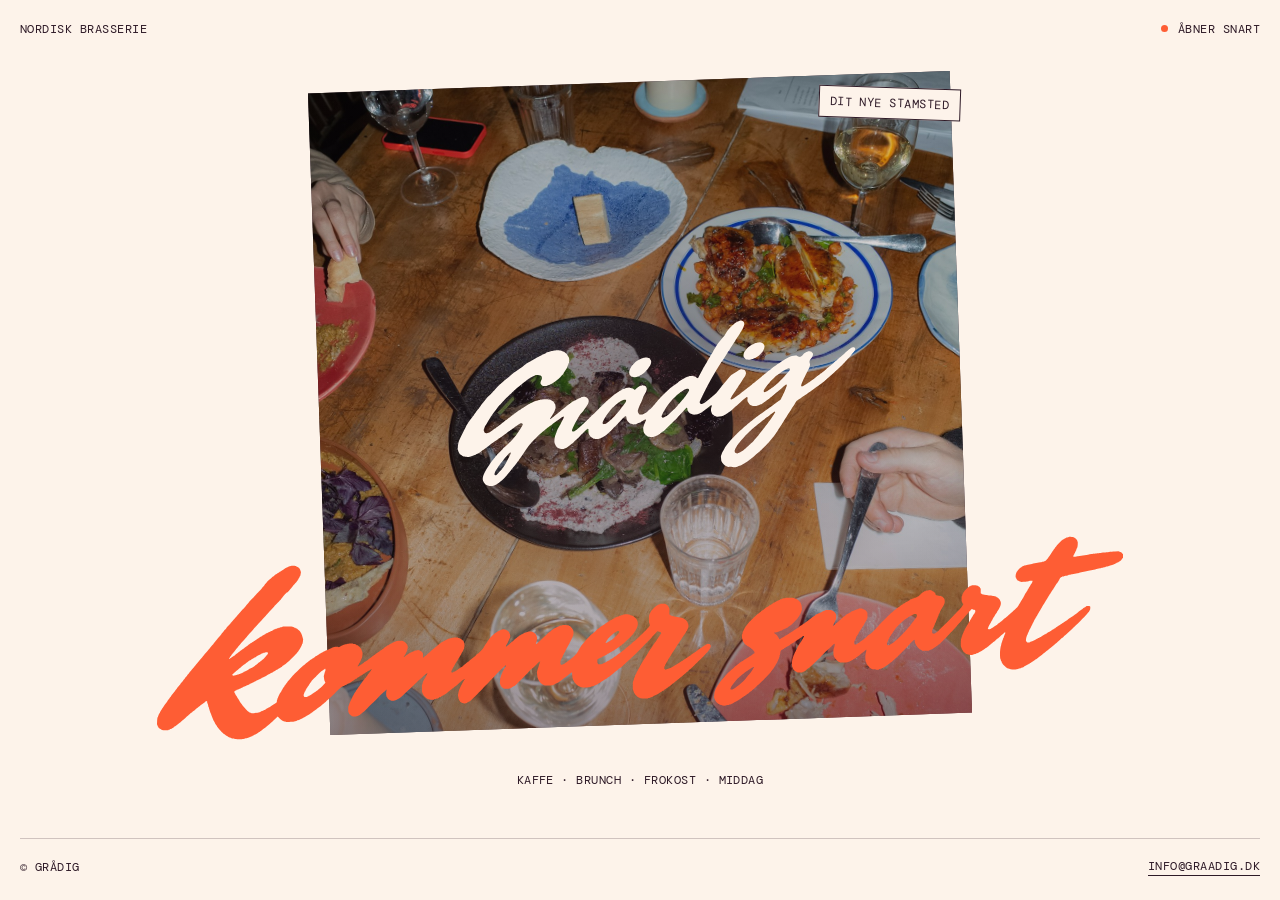
<file: index.html>
<!doctype html>
<html lang="da">
<head>
  <meta charset="utf-8">
  <meta name="viewport" content="width=device-width, initial-scale=1">
  <title>Grådig — Kommer snart</title>
  <meta name="description" content="Grådig — nordisk brasserie. Kaffe, brunch, frokost og middag. Vi åbner snart.">
  <meta name="robots" content="noindex, nofollow">
  <meta name="theme-color" content="#fdf3ea">
  <link rel="icon" href="/favicon.ico" sizes="32x32">
  <link rel="icon" href="/favicon.svg?v=4" type="image/svg+xml">
  <link rel="apple-touch-icon" href="/apple-touch-icon.png?v=4">
  <link rel="manifest" href="/site.webmanifest">
  <meta property="og:type" content="website">
  <meta property="og:locale" content="da_DK">
  <meta property="og:title" content="Grådig — Kommer snart">
  <meta property="og:description" content="Dit nye stamsted. Nordisk brasserie — vi åbner snart.">
  <link rel="preconnect" href="https://fonts.googleapis.com">
  <link rel="preconnect" href="https://fonts.gstatic.com" crossorigin>
  <link href="https://fonts.googleapis.com/css2?family=DM+Mono:wght@400;500&display=swap" rel="stylesheet">
  <link rel="preload" as="image" href="/img/bord-flash.jpg?v=2">
  <style>
    :root {
      --persimmon: #fe5d34;
      --plum: #533146;
      --plum-deep: #2e1a27;
      --caramel: #f4ba95;
      --paper: #fdf3ea;
      --mono: "DM Mono", ui-monospace, "SF Mono", Menlo, monospace;
      --ease: cubic-bezier(.2, .7, .2, 1);
    }
    *, *::before, *::after { box-sizing: border-box; }
    html, body { margin: 0; }
    html { overflow-x: clip; }
    body {
      min-height: 100svh;
      display: flex; flex-direction: column;
      background: var(--paper);
      color: var(--plum-deep);
      font: 400 12px/1.5 var(--mono);
      letter-spacing: .04em;
      text-transform: uppercase;
      -webkit-font-smoothing: antialiased;
      overflow-x: clip;
    }
    a { color: inherit; text-decoration: none; }
    :focus-visible { outline: 2px solid var(--persimmon); outline-offset: 3px; }
    .sr { position: absolute; width: 1px; height: 1px; overflow: hidden; clip-path: inset(50%); white-space: nowrap; }

    /* Lettering, recoloured via mask */
    .mark {
      display: block;
      background: currentColor;
      -webkit-mask: var(--src) center / contain no-repeat;
      mask: var(--src) center / contain no-repeat;
    }

    .top, .foot {
      width: min(100% - 32px, 1240px);
      margin-inline: auto;
      display: flex; flex-wrap: wrap; gap: 8px 24px;
      align-items: center; justify-content: space-between;
    }
    .top { padding: 20px 0; }
    .foot {
      padding: 18px 0 24px;
      border-top: 1px solid color-mix(in srgb, var(--plum-deep) 22%, transparent);
    }
    .foot a { border-bottom: 1px solid currentColor; }
    .foot a:hover { color: var(--persimmon); }
    .dot { display: inline-block; width: 7px; height: 7px; border-radius: 50%; background: var(--persimmon); margin-right: 10px; vertical-align: 1px; }

    .poster {
      flex: 1;
      width: min(100% - 32px, 1240px);
      margin: 0 auto;
      padding: clamp(8px, 2vw, 24px) 0 clamp(32px, 4vw, 48px);
      display: grid;
      justify-items: center;
      position: relative;
    }

    .snap {
      position: relative; z-index: 1;
      margin: 0;
      width: min(90vw, 700px, calc(100svh - 258px));
      min-width: 260px;
      aspect-ratio: 1 / 1;
      background: var(--plum-deep);
      rotate: -2deg;
    }
    @media (max-width: 600px) { .snap { aspect-ratio: 4 / 5; } }
    .snap img { width: 100%; height: 100%; object-fit: cover; object-position: 50% 40%; display: block; }
    .snap::after {
      content: ""; position: absolute; inset: 0;
      /* darken the centre for the logo and the bottom where "kommer snart" overlaps */
      background:
        linear-gradient(180deg, rgba(46, 26, 39, 0) 60%, rgba(46, 26, 39, .22) 82%, rgba(46, 26, 39, .38) 100%),
        radial-gradient(70% 45% at 50% 50%, rgba(46, 26, 39, .5), rgba(46, 26, 39, .12) 75%);
    }
    .brand {
      --src: url(/img/logo-script.svg?v=3);
      position: absolute; z-index: 1;
      left: 50%; top: 50%;
      width: 64%;
      aspect-ratio: 1664 / 608;
      translate: -45.9% -50%; /* optical centre: the letters sit 4.1% left of the box centre */
      rotate: -4deg;
      color: var(--paper);
    }
    .snap figcaption {
      position: absolute; z-index: 1; top: 14px; right: -10px;
      background: var(--paper);
      padding: 6px 10px;
      rotate: 4deg;
      border: 1px solid var(--plum-deep);
    }

    .soon-wrap {
      position: relative; z-index: 2;
      margin-top: calc(min(96vw, 980px) * -.2);
    }
    .soon {
      --src: url(/img/kommer-snart.svg?v=3);
      width: min(96vw, 980px);
      aspect-ratio: 1794 / 398;
      color: var(--persimmon);
    }

    .tag { margin: clamp(16px, 2vw, 24px) 0 0; text-align: center; }

    @media (prefers-reduced-motion: no-preference) {
      .snap, .soon-wrap, .tag { animation: rise .9s var(--ease) both; }
      .brand { animation: pop 1s var(--ease) .35s both; }
      @keyframes pop { from { opacity: 0; scale: .92; } }
      .soon-wrap { animation-delay: .2s; }
      .soon { animation: write 1.4s var(--ease) .2s both; }
      .tag { animation-delay: .35s; }
      @keyframes rise { from { opacity: 0; translate: 0 24px; } }
      @keyframes write { from { clip-path: inset(0 100% 0 0); } to { clip-path: inset(0 0 0 0); } }
    }
  </style>
</head>
<body>
  <header class="top">
    <span>Nordisk brasserie</span>
    <span><i class="dot" aria-hidden="true"></i>Åbner snart</span>
  </header>

  <main class="poster">
    <h1 class="sr">Grådig — kommer snart</h1>
    <figure class="snap">
      <!-- Foto: Andrew Amelianovich, Unsplash (Unsplash License) — unsplash.com/photos/DRTqdLhJe9E -->
      <img src="/img/bord-flash.jpg?v=2" alt="Træbord med retter, vin og stearinlys fotograferet med flash" width="1400" height="1867">
      <span class="brand mark" aria-hidden="true"></span>
      <figcaption>Dit nye stamsted</figcaption>
    </figure>
    <div class="soon-wrap" aria-hidden="true"><span class="soon mark"></span></div>
    <p class="tag">Kaffe · Brunch · Frokost · Middag</p>
  </main>

  <footer class="foot">
    <span>© Grådig</span>
    <a href="mailto:info@graadig.dk">info@graadig.dk</a>
  </footer>
</body>
</html>
</file>
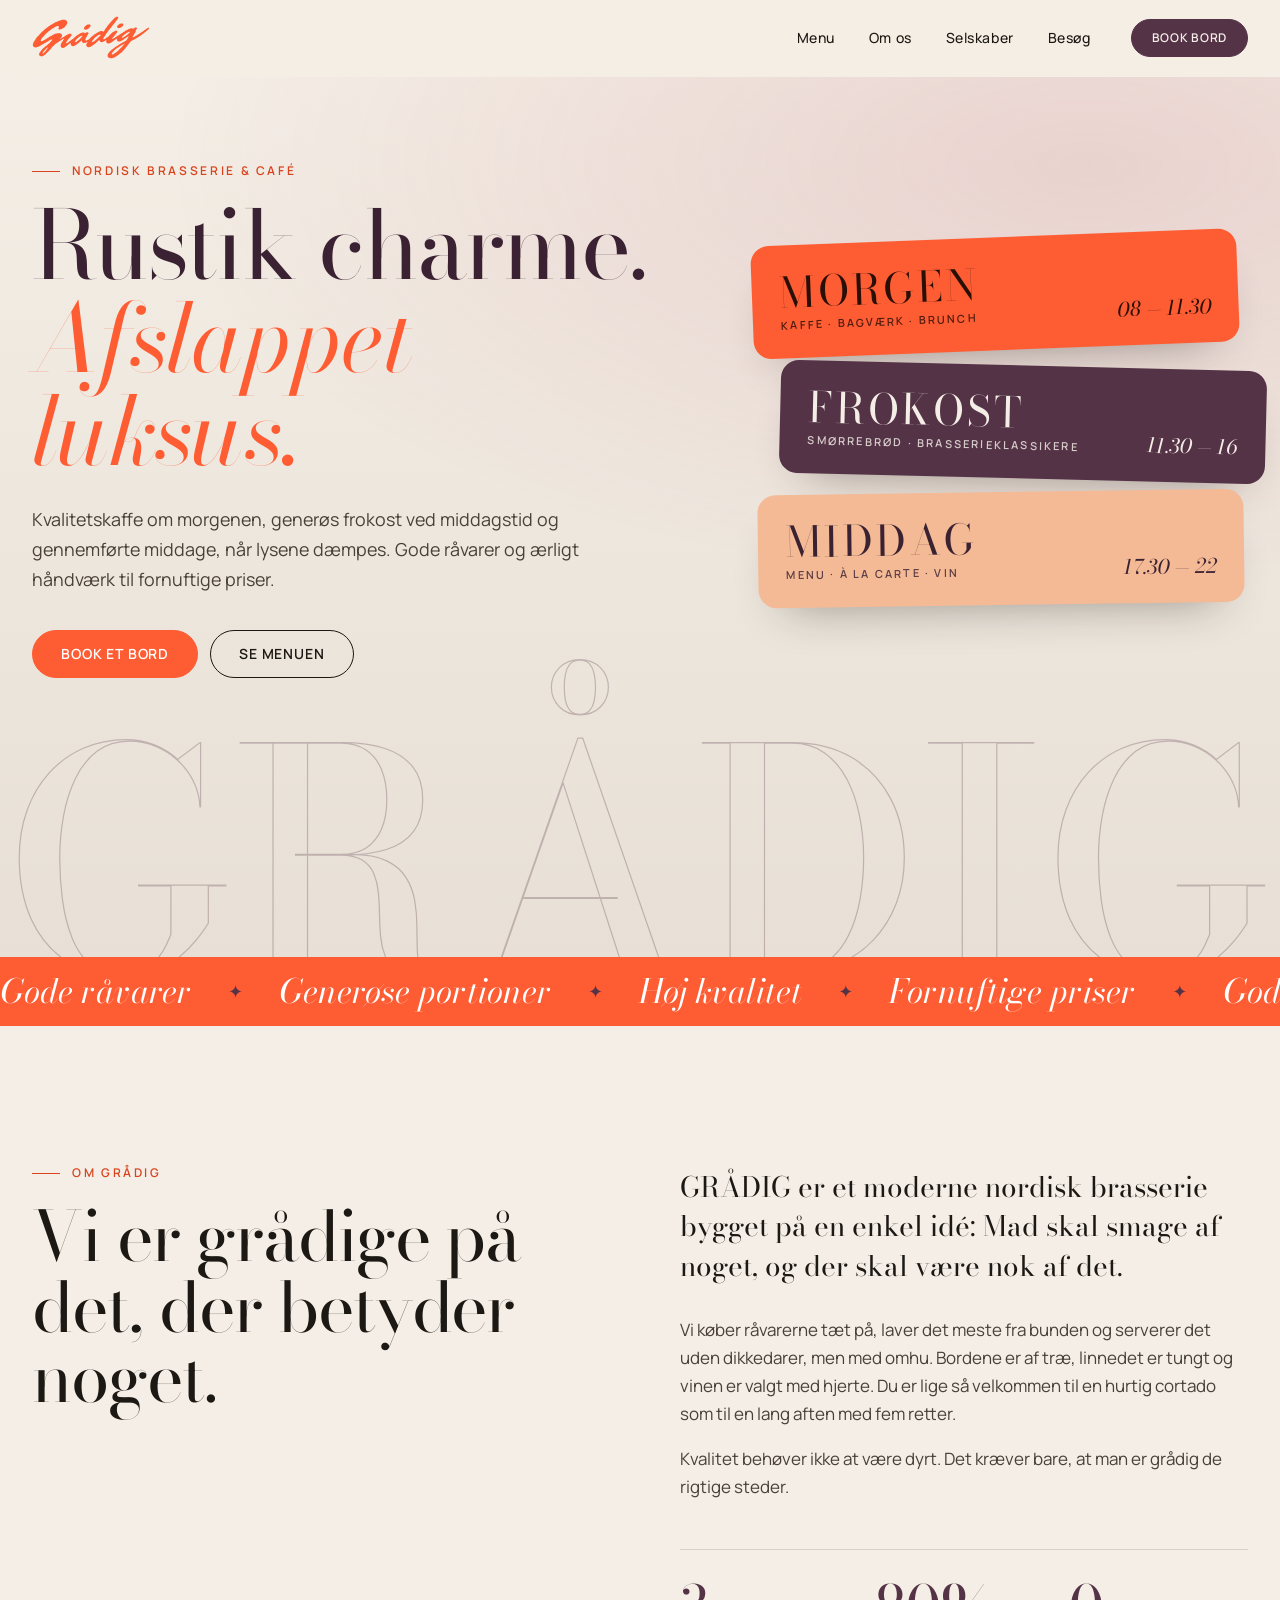
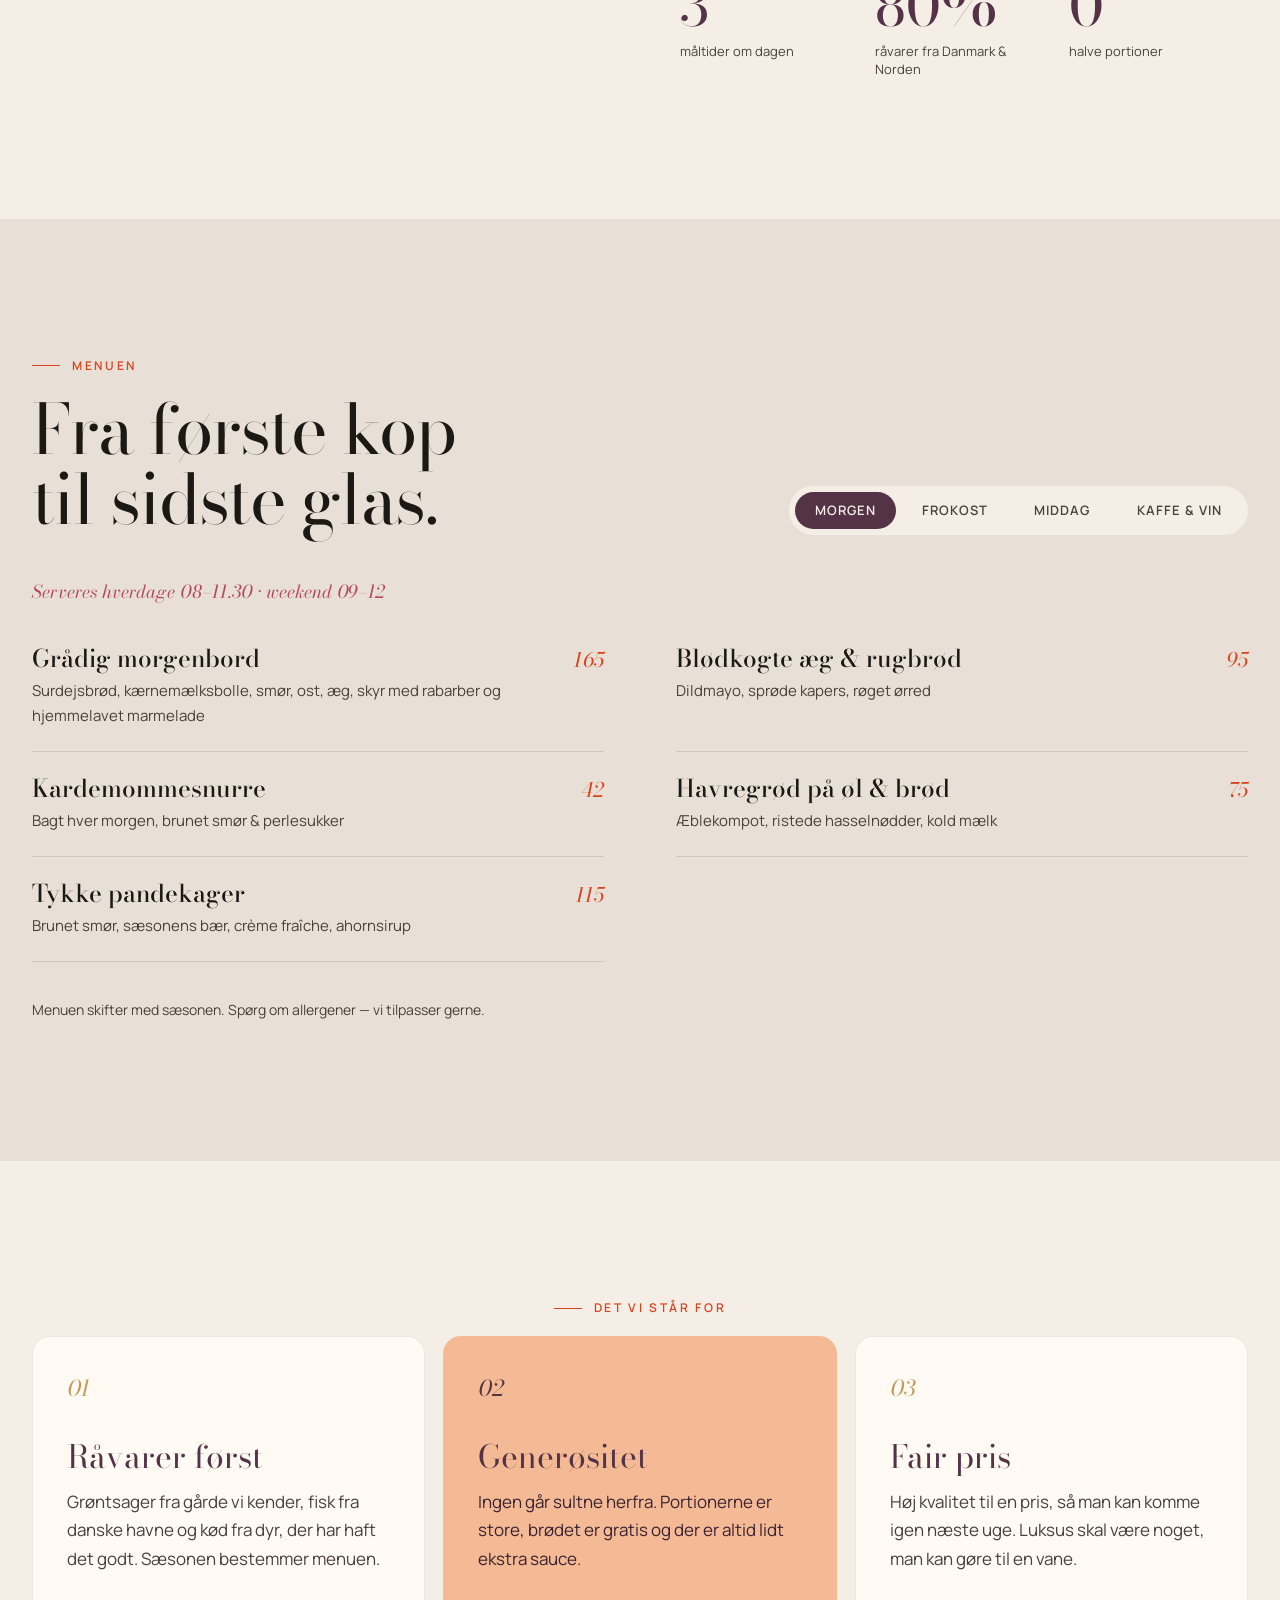
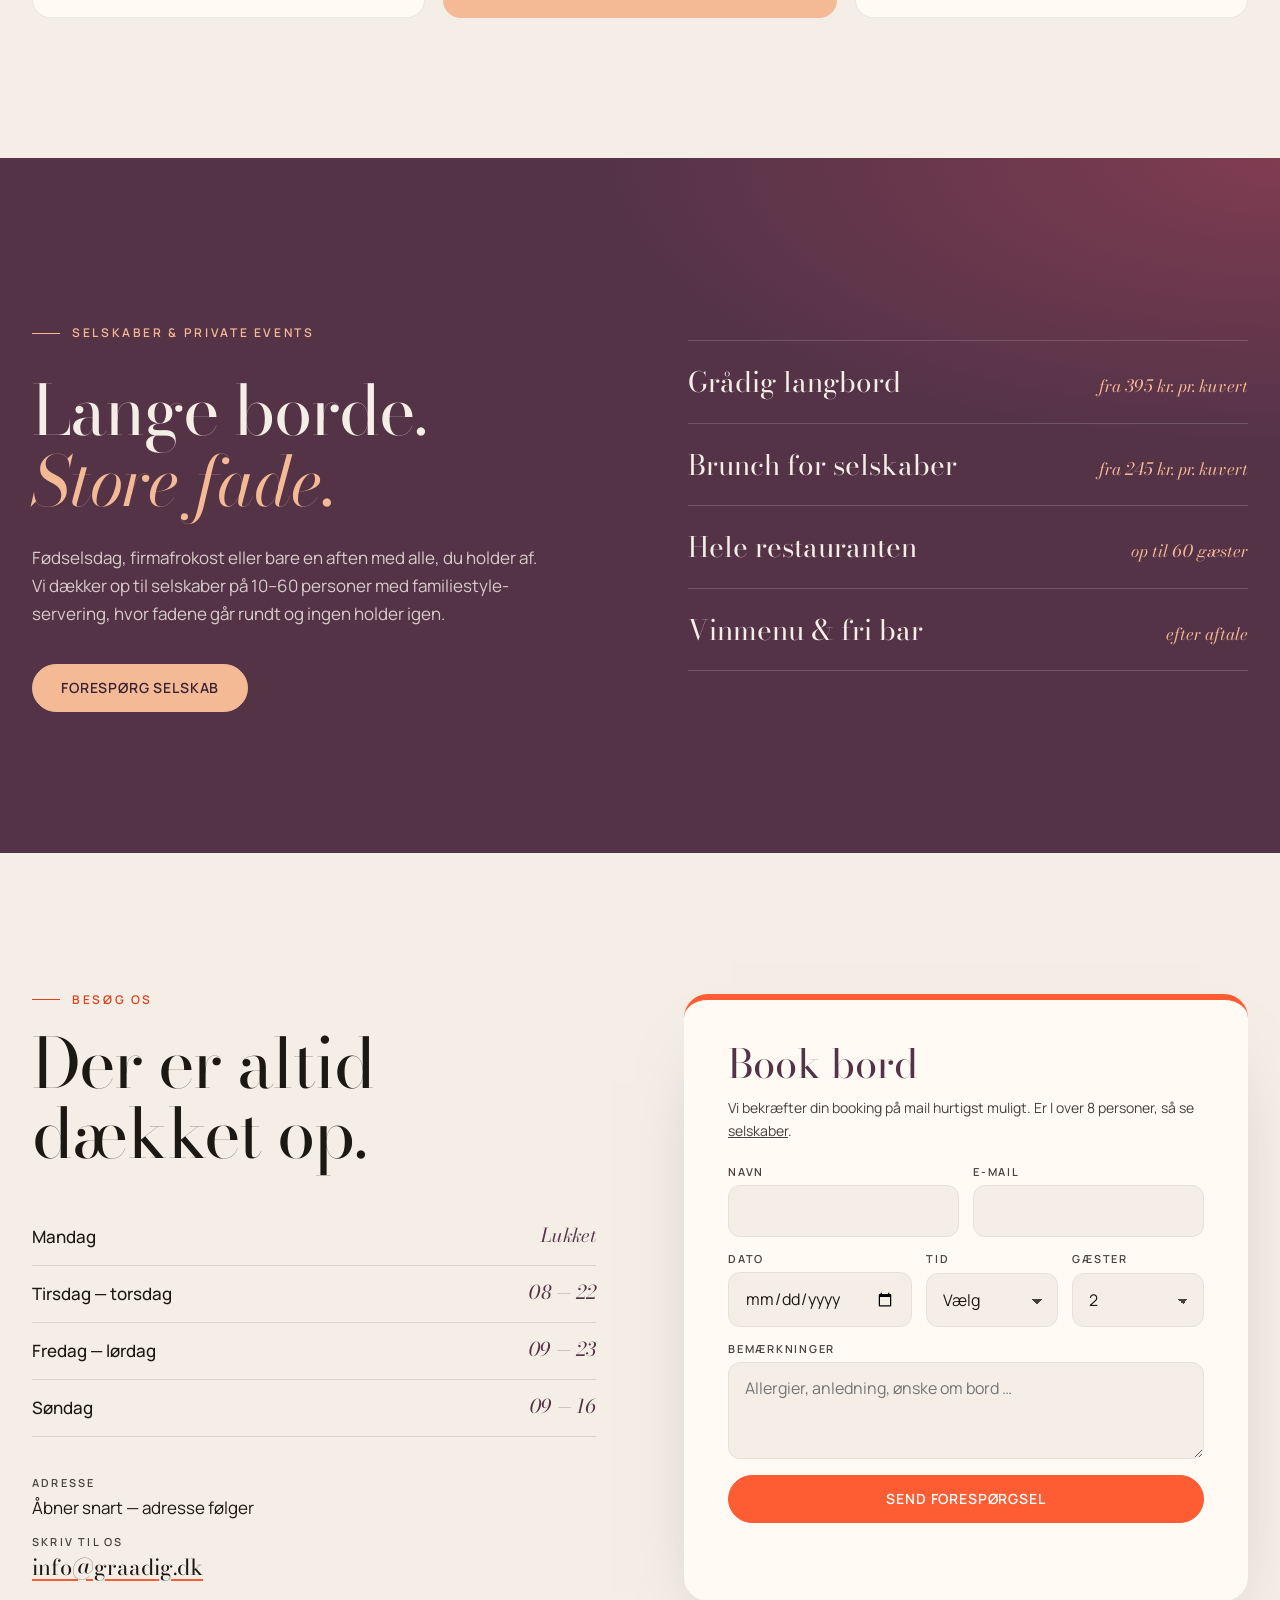
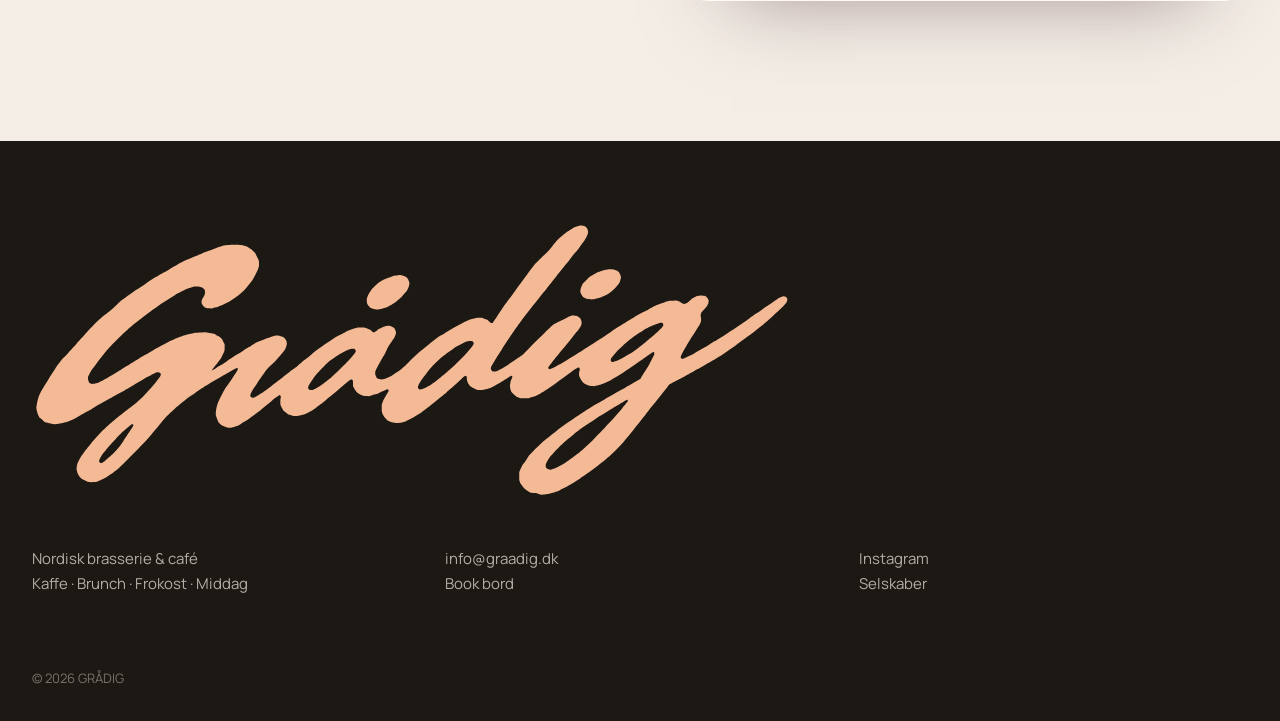
<file: preview/index.html>
<!doctype html>
<html lang="da">
<head>
  <meta charset="utf-8">
  <meta name="viewport" content="width=device-width, initial-scale=1">
  <title>GRÅDIG — Nordisk brasserie · Kaffe, frokost & middag</title>
  <meta name="description" content="GRÅDIG er et moderne nordisk brasserie, hvor rustik charme møder afslappet luksus. Kvalitetskaffe, brunch, frokost og gennemførte middage — generøst, ærligt og til fornuftige priser.">
  <meta name="theme-color" content="#543347">
  <meta name="robots" content="noindex, nofollow">
  <link rel="icon" href="/favicon.ico" sizes="32x32">
  <link rel="icon" href="/favicon.svg?v=4" type="image/svg+xml">
  <link rel="apple-touch-icon" href="/apple-touch-icon.png?v=4">
  <link rel="manifest" href="/site.webmanifest">
  <meta property="og:type" content="website">
  <meta property="og:locale" content="da_DK">
  <meta property="og:title" content="GRÅDIG — Nordisk brasserie">
  <meta property="og:description" content="Rustik charme møder afslappet luksus. Kaffe, brunch, frokost og middag.">
  <meta property="og:url" content="https://graadig.dk/">
  <meta property="og:image" content="https://graadig.dk/og.png">
  <meta name="twitter:card" content="summary_large_image">
  <link rel="preconnect" href="https://fonts.googleapis.com">
  <link rel="preconnect" href="https://fonts.gstatic.com" crossorigin>
  <link href="https://fonts.googleapis.com/css2?family=Bodoni+Moda:ital,opsz,wght@0,6..96,400..800;1,6..96,400..700&family=Manrope:wght@400;500;600;700&display=swap" rel="stylesheet">
  <link rel="stylesheet" href="/styles.css?v=2">
  <script type="application/ld+json">
  {
    "@context": "https://schema.org",
    "@type": "Restaurant",
    "name": "GRÅDIG",
    "url": "https://graadig.dk",
    "servesCuisine": ["Nordisk", "Brasserie"],
    "priceRange": "kr. 100–400",
    "email": "info@graadig.dk",
    "acceptsReservations": "True",
    "openingHoursSpecification": [
      {"@type": "OpeningHoursSpecification", "dayOfWeek": ["Tuesday","Wednesday","Thursday"], "opens": "08:00", "closes": "22:00"},
      {"@type": "OpeningHoursSpecification", "dayOfWeek": ["Friday","Saturday"], "opens": "09:00", "closes": "23:00"},
      {"@type": "OpeningHoursSpecification", "dayOfWeek": "Sunday", "opens": "09:00", "closes": "16:00"}
    ]
  }
  </script>
</head>
<body>
  <a class="skip" href="#indhold">Gå til indhold</a>

  <header class="site-header" id="top">
    <div class="wrap header-inner">
      <a href="#top" class="wordmark" aria-label="Grådig — til toppen"><span class="logo-mark"></span></a>
      <nav class="nav" aria-label="Hovedmenu">
        <a href="#menu">Menu</a>
        <a href="#om">Om os</a>
        <a href="#selskaber">Selskaber</a>
        <a href="#besog">Besøg</a>
      </nav>
      <a href="#book" class="btn btn-small btn-plum header-cta">Book bord</a>
      <button class="burger" aria-label="Åbn menu" aria-expanded="false" aria-controls="mobilnav"><span></span><span></span></button>
    </div>
    <nav class="mobile-nav" id="mobilnav" aria-label="Mobilmenu" hidden>
      <a href="#menu">Menu</a>
      <a href="#om">Om os</a>
      <a href="#selskaber">Selskaber</a>
      <a href="#besog">Besøg</a>
      <a href="#book" class="btn btn-persimmon">Book bord</a>
    </nav>
  </header>

  <main id="indhold">
    <!-- HERO -->
    <section class="hero">
      <div class="wrap hero-grid">
        <div class="hero-copy">
          <p class="eyebrow reveal">Nordisk brasserie &amp; café</p>
          <h1 class="hero-title reveal">Rustik charme.<br><em>Afslappet luksus.</em></h1>
          <p class="hero-lede reveal">Kvalitetskaffe om morgenen, generøs frokost ved middagstid og gennemførte middage, når lysene dæmpes. Gode råvarer og ærligt håndværk til fornuftige priser.</p>
          <div class="hero-actions reveal">
            <a href="#book" class="btn btn-persimmon">Book et bord</a>
            <a href="#menu" class="btn btn-ghost">Se menuen</a>
          </div>
        </div>

        <ol class="cards" aria-label="Dagens rytme hos GRÅDIG">
          <li class="card card-persimmon">
            <span class="card-name">Morgen</span>
            <span class="card-sub">Kaffe · bagværk · brunch</span>
            <span class="card-time">08 — 11.30</span>
          </li>
          <li class="card card-plum">
            <span class="card-name">Frokost</span>
            <span class="card-sub">Smørrebrød · brasserieklassikere</span>
            <span class="card-time">11.30 — 16</span>
          </li>
          <li class="card card-caramel">
            <span class="card-name">Middag</span>
            <span class="card-sub">Menu · à la carte · vin</span>
            <span class="card-time">17.30 — 22</span>
          </li>
        </ol>
      </div>
      <p class="hero-giant" aria-hidden="true">GRÅDIG</p>
    </section>

    <!-- MARQUEE -->
    <div class="marquee" aria-hidden="true">
      <div class="marquee-track">
        <span>Gode råvarer</span><i>✦</i><span>Generøse portioner</span><i>✦</i><span>Høj kvalitet</span><i>✦</i><span>Fornuftige priser</span><i>✦</i>
        <span>Gode råvarer</span><i>✦</i><span>Generøse portioner</span><i>✦</i><span>Høj kvalitet</span><i>✦</i><span>Fornuftige priser</span><i>✦</i>
      </div>
    </div>

    <!-- OM -->
    <section class="section about" id="om">
      <div class="wrap about-grid">
        <div>
          <p class="eyebrow">Om GRÅDIG</p>
          <h2 class="h2 reveal">Vi er grådige på<br>det, der betyder noget.</h2>
        </div>
        <div class="about-body reveal">
          <p class="lead">GRÅDIG er et moderne nordisk brasserie bygget på en enkel idé: Mad skal smage af noget, og der skal være nok af det.</p>
          <p>Vi køber råvarerne tæt på, laver det meste fra bunden og serverer det uden dikkedarer, men med omhu. Bordene er af træ, linnedet er tungt og vinen er valgt med hjerte. Du er lige så velkommen til en hurtig cortado som til en lang aften med fem retter.</p>
          <p>Kvalitet behøver ikke at være dyrt. Det kræver bare, at man er grådig de rigtige steder.</p>
          <ul class="stats">
            <li><strong>3</strong><span>måltider om dagen</span></li>
            <li><strong>80%</strong><span>råvarer fra Danmark &amp; Norden</span></li>
            <li><strong>0</strong><span>halve portioner</span></li>
          </ul>
        </div>
      </div>
    </section>

    <!-- MENU -->
    <section class="section menu" id="menu">
      <div class="wrap">
        <div class="menu-head">
          <div>
            <p class="eyebrow">Menuen</p>
            <h2 class="h2">Fra første kop<br>til sidste glas.</h2>
          </div>
          <div class="tabs" role="tablist" aria-label="Menukort">
            <button role="tab" aria-selected="true" aria-controls="p-morgen" id="t-morgen">Morgen</button>
            <button role="tab" aria-selected="false" aria-controls="p-frokost" id="t-frokost" tabindex="-1">Frokost</button>
            <button role="tab" aria-selected="false" aria-controls="p-middag" id="t-middag" tabindex="-1">Middag</button>
            <button role="tab" aria-selected="false" aria-controls="p-bar" id="t-bar" tabindex="-1">Kaffe &amp; vin</button>
          </div>
        </div>

        <div class="panel" role="tabpanel" id="p-morgen" aria-labelledby="t-morgen">
          <p class="panel-note">Serveres hverdage 08–11.30 · weekend 09–12</p>
          <ul class="dishes">
            <li><div><h3>Grådig morgenbord</h3><p>Surdejsbrød, kærnemælksbolle, smør, ost, æg, skyr med rabarber og hjemmelavet marmelade</p></div><span>165</span></li>
            <li><div><h3>Blødkogte æg &amp; rugbrød</h3><p>Dildmayo, sprøde kapers, røget ørred</p></div><span>95</span></li>
            <li><div><h3>Kardemommesnurre</h3><p>Bagt hver morgen, brunet smør &amp; perlesukker</p></div><span>42</span></li>
            <li><div><h3>Havregrød på øl &amp; brød</h3><p>Æblekompot, ristede hasselnødder, kold mælk</p></div><span>75</span></li>
            <li><div><h3>Tykke pandekager</h3><p>Brunet smør, sæsonens bær, crème fraîche, ahornsirup</p></div><span>115</span></li>
          </ul>
        </div>

        <div class="panel" role="tabpanel" id="p-frokost" aria-labelledby="t-frokost" hidden>
          <p class="panel-note">Serveres 11.30–16</p>
          <ul class="dishes">
            <li><div><h3>Stjerneskud</h3><p>Stegt og dampet rødspætte, rejer, asparges, rogn, citron</p></div><span>185</span></li>
            <li><div><h3>Tatar af dansk okse</h3><p>Rå æggeblomme, syltede skalotter, peberrod, rugchips</p></div><span>165</span></li>
            <li><div><h3>Grådig burger</h3><p>Dry-aged oksekød, lagret ost, brioche, pommes frites med trøffelmayo</p></div><span>175</span></li>
            <li><div><h3>Moules frites</h3><p>Limfjordsmuslinger, hvidvin, fløde, persille, sprøde fritter</p></div><span>185</span></li>
            <li><div><h3>Tre stk. smørrebrød</h3><p>Køkkenets daglige udvalg — spørg din tjener</p></div><span>155</span></li>
          </ul>
        </div>

        <div class="panel" role="tabpanel" id="p-middag" aria-labelledby="t-middag" hidden>
          <p class="panel-note">Serveres 17.30–22 · Grådig menu, 4 retter 425 · vinmenu 375</p>
          <ul class="dishes">
            <li><div><h3>Østers &amp; brunet smør</h3><p>Limfjordsøsters, æblevinaigrette, rug — 3 stk.</p></div><span>95</span></li>
            <li><div><h3>Hvide asparges</h3><p>Sauce mousseline, rørt hytteost, ramsløg</p></div><span>135</span></li>
            <li><div><h3>Langtidsbagt kalvecuvette</h3><p>Glaserede rødbeder, kalvesky, sennep, kartoffelpuré med brunet smør</p></div><span>265</span></li>
            <li><div><h3>Dagens fisk fra Hvide Sande</h3><p>Muslingesauce, grønne asparges, dild</p></div><span>255</span></li>
            <li><div><h3>Brændt crème</h3><p>Vanilje fra Madagaskar, karamel, havtorn</p></div><span>95</span></li>
          </ul>
        </div>

        <div class="panel" role="tabpanel" id="p-bar" aria-labelledby="t-bar" hidden>
          <p class="panel-note">Kaffe fra en lokal mikrorister · vin fra små producenter</p>
          <ul class="dishes">
            <li><div><h3>Espresso / Cortado</h3><p>Ugens bønne, ristet lyst og frugtigt</p></div><span>32 / 42</span></li>
            <li><div><h3>Flat white / Cappuccino</h3><p>Økologisk sødmælk eller havre</p></div><span>48</span></li>
            <li><div><h3>Filterkaffe</h3><p>Batch brew — fri påfyldning til brunch</p></div><span>38</span></li>
            <li><div><h3>Husets vin</h3><p>Hvid, rød eller orange — glas / flaske</p></div><span>85 / 395</span></li>
            <li><div><h3>Grådig spritz</h3><p>Rabarber, hyldeblomst, bobler</p></div><span>95</span></li>
          </ul>
        </div>
        <p class="menu-foot">Menuen skifter med sæsonen. Spørg om allergener — vi tilpasser gerne.</p>
      </div>
    </section>

    <!-- PRINCIPPER -->
    <section class="section pillars">
      <div class="wrap">
        <p class="eyebrow center">Det vi står for</p>
        <div class="pillar-grid">
          <article class="pillar reveal">
            <span class="pillar-no">01</span>
            <h3>Råvarer først</h3>
            <p>Grøntsager fra gårde vi kender, fisk fra danske havne og kød fra dyr, der har haft det godt. Sæsonen bestemmer menuen.</p>
          </article>
          <article class="pillar reveal">
            <span class="pillar-no">02</span>
            <h3>Generøsitet</h3>
            <p>Ingen går sultne herfra. Portionerne er store, brødet er gratis og der er altid lidt ekstra sauce.</p>
          </article>
          <article class="pillar reveal">
            <span class="pillar-no">03</span>
            <h3>Fair pris</h3>
            <p>Høj kvalitet til en pris, så man kan komme igen næste uge. Luksus skal være noget, man kan gøre til en vane.</p>
          </article>
        </div>
      </div>
    </section>

    <!-- SELSKABER -->
    <section class="section events" id="selskaber">
      <div class="wrap events-grid">
        <div class="events-copy">
          <p class="eyebrow light">Selskaber &amp; private events</p>
          <h2 class="h2 light">Lange borde.<br><em>Store fade.</em></h2>
          <p>Fødselsdag, firmafrokost eller bare en aften med alle, du holder af. Vi dækker op til selskaber på 10–60 personer med familiestyle-servering, hvor fadene går rundt og ingen holder igen.</p>
          <a href="mailto:selskab@graadig.dk?subject=Foresp%C3%B8rgsel%20om%20selskab" class="btn btn-caramel">Forespørg selskab</a>
        </div>
        <ul class="events-list">
          <li><span>Grådig langbord</span><em>fra 395 kr. pr. kuvert</em></li>
          <li><span>Brunch for selskaber</span><em>fra 245 kr. pr. kuvert</em></li>
          <li><span>Hele restauranten</span><em>op til 60 gæster</em></li>
          <li><span>Vinmenu &amp; fri bar</span><em>efter aftale</em></li>
        </ul>
      </div>
    </section>

    <!-- BESØG / BOOK -->
    <section class="section visit" id="besog">
      <div class="wrap visit-grid">
        <div class="visit-info">
          <p class="eyebrow">Besøg os</p>
          <h2 class="h2">Der er altid<br>dækket op.</h2>
          <dl class="hours">
            <div><dt>Mandag</dt><dd>Lukket</dd></div>
            <div><dt>Tirsdag — torsdag</dt><dd>08 — 22</dd></div>
            <div><dt>Fredag — lørdag</dt><dd>09 — 23</dd></div>
            <div><dt>Søndag</dt><dd>09 — 16</dd></div>
          </dl>
          <div class="contact">
            <p><span class="label">Adresse</span>Åbner snart — adresse følger</p>
            <p><span class="label">Skriv til os</span><a href="mailto:info@graadig.dk">info@graadig.dk</a></p>
          </div>
        </div>

        <form class="book" id="book" novalidate>
          <h3>Book bord</h3>
          <p class="book-note">Vi bekræfter din booking på mail hurtigst muligt. Er I over 8 personer, så se <a href="#selskaber">selskaber</a>.</p>
          <div class="row">
            <label>Navn<input name="navn" autocomplete="name" required></label>
            <label>E-mail<input name="email" type="email" autocomplete="email" required></label>
          </div>
          <div class="row three">
            <label>Dato<input name="dato" type="date" required></label>
            <label>Tid
              <select name="tid" required>
                <option value="">Vælg</option>
                <option>09:00</option><option>10:00</option><option>11:30</option><option>12:30</option><option>13:30</option>
                <option>17:30</option><option>18:00</option><option>18:30</option><option>19:00</option><option>19:30</option><option>20:00</option><option>20:30</option>
              </select>
            </label>
            <label>Gæster
              <select name="gaester" required>
                <option>2</option><option>1</option><option>3</option><option>4</option><option>5</option><option>6</option><option>7</option><option>8</option>
              </select>
            </label>
          </div>
          <label>Bemærkninger<textarea name="besked" rows="3" placeholder="Allergier, anledning, ønske om bord …"></textarea></label>
          <button type="submit" class="btn btn-persimmon btn-block">Send forespørgsel</button>
          <p class="form-msg" role="status" aria-live="polite"></p>
        </form>
      </div>
    </section>
  </main>

  <footer class="site-footer">
    <div class="wrap footer-inner">
      <p class="footer-mark" role="img" aria-label="Grådig"><span class="logo-mark"></span></p>
      <div class="footer-cols">
        <p>Nordisk brasserie &amp; café<br>Kaffe · Brunch · Frokost · Middag</p>
        <p><a href="mailto:info@graadig.dk">info@graadig.dk</a><br><a href="#book">Book bord</a></p>
        <p><a href="https://www.instagram.com/" rel="noopener" target="_blank">Instagram</a><br><a href="#selskaber">Selskaber</a></p>
      </div>
      <p class="copyright">© <span id="yr">2026</span> GRÅDIG</p>
    </div>
  </footer>

  <script src="/main.js" defer></script>
</body>
</html>
</file>
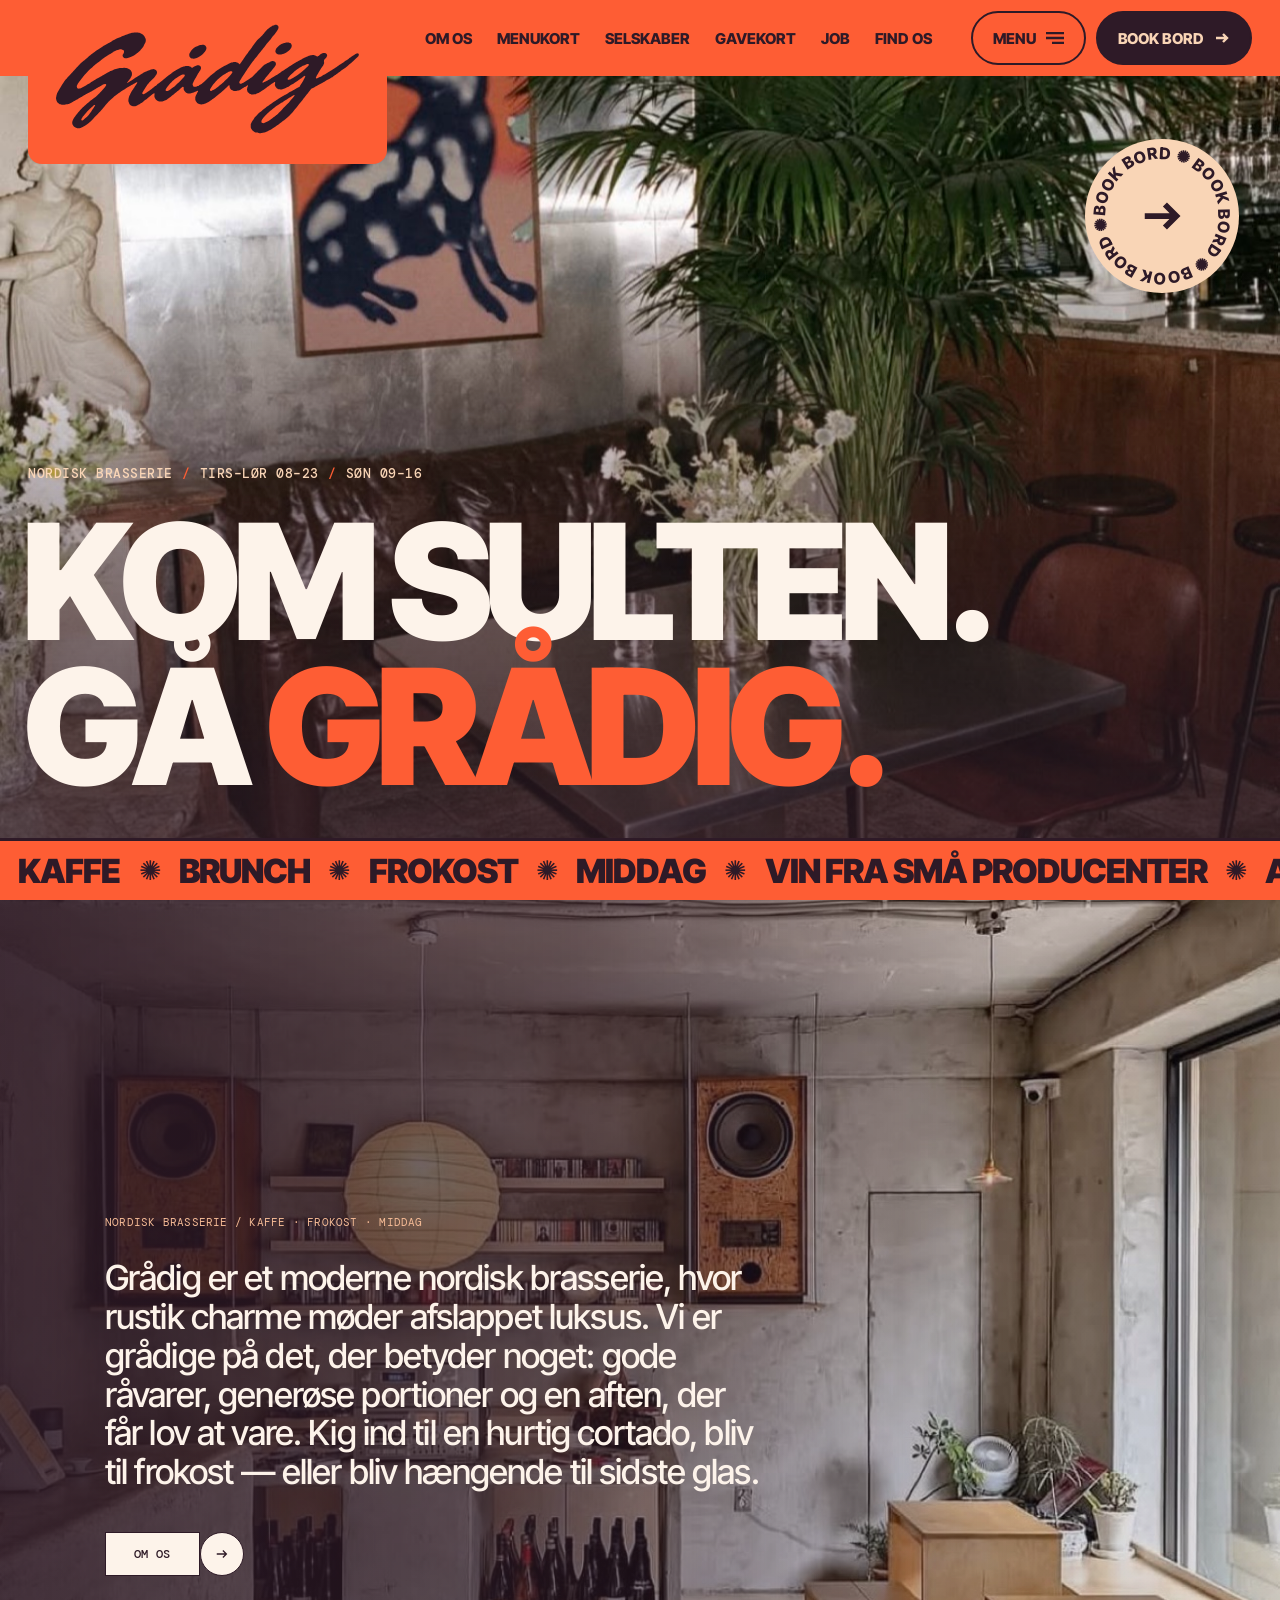
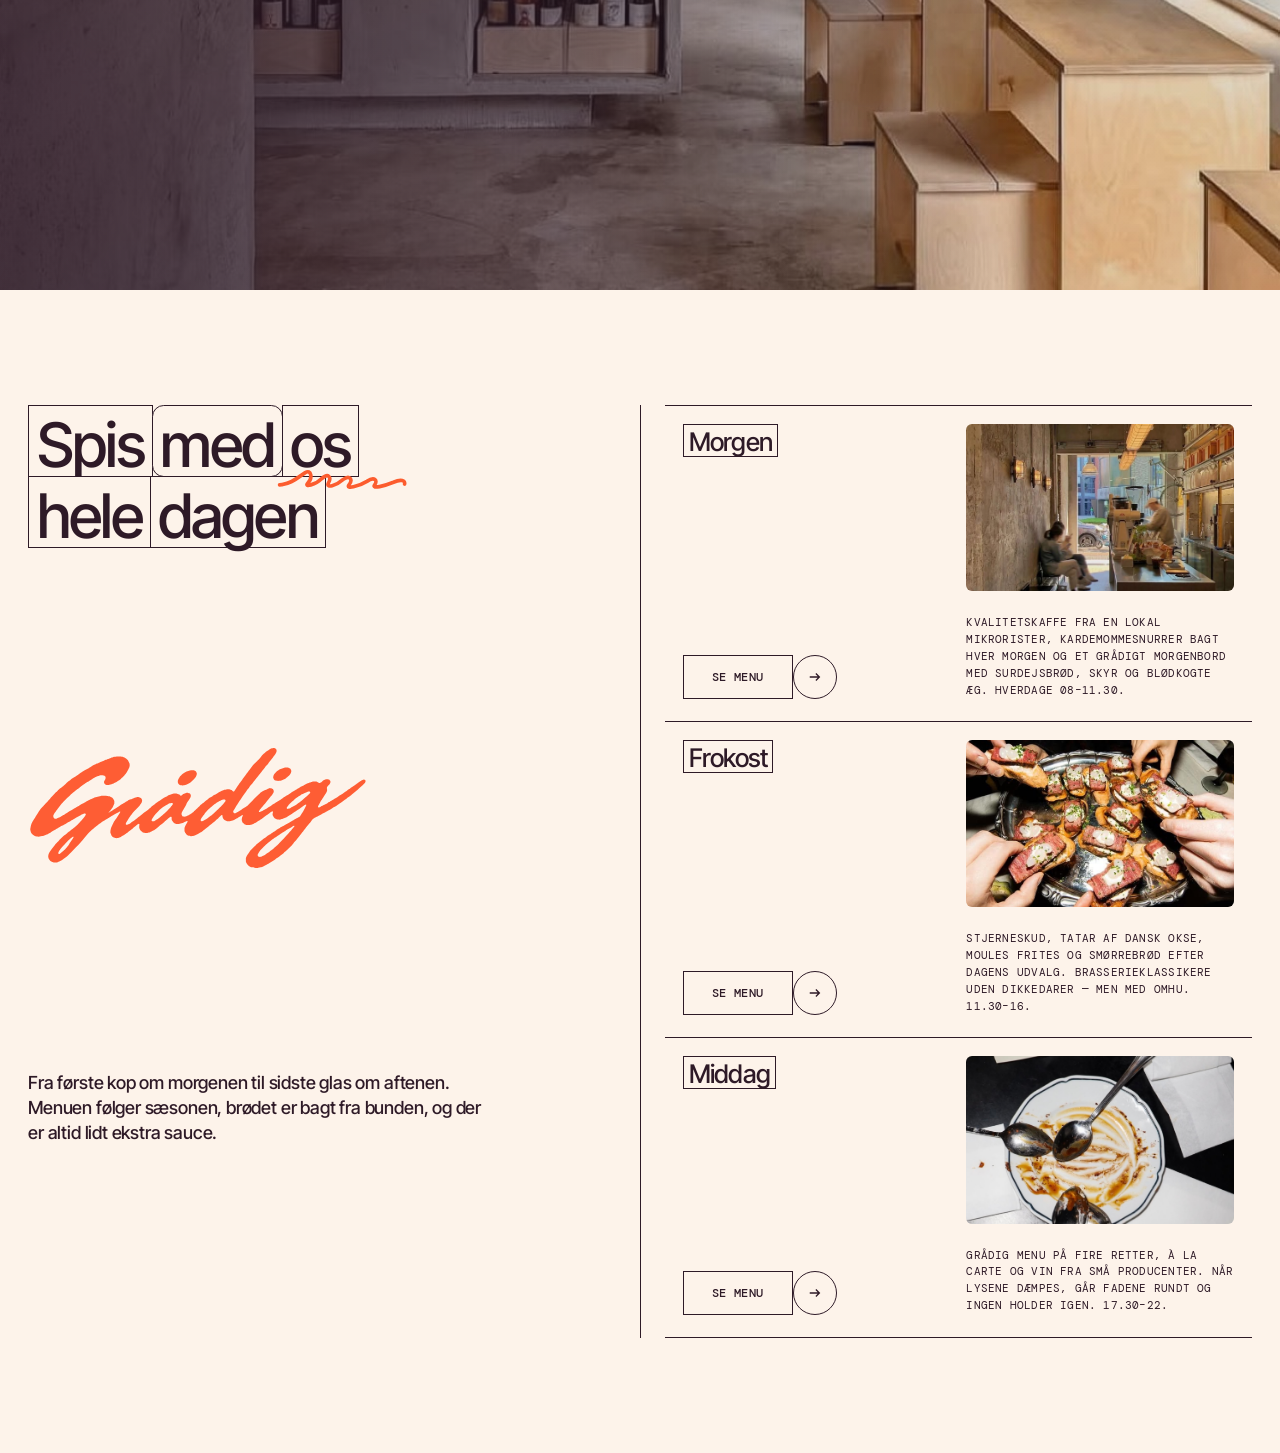
<file: v2/index.html>
<!doctype html>
<html lang="da">
<head>
  <meta charset="utf-8">
  <meta name="viewport" content="width=device-width, initial-scale=1">
  <title>Grådig — Nordisk brasserie · Kaffe, frokost & middag</title>
  <meta name="description" content="Grådig er et moderne nordisk brasserie. Kaffe og brunch om morgenen, generøs frokost og gennemførte middage — gode råvarer til fornuftige priser.">
  <meta name="robots" content="noindex, nofollow">
  <meta name="theme-color" content="#fe5d34">
  <link rel="icon" href="/favicon.ico" sizes="32x32">
  <link rel="icon" href="/favicon.svg?v=4" type="image/svg+xml">
  <link rel="apple-touch-icon" href="/apple-touch-icon.png?v=4">
  <link rel="manifest" href="/site.webmanifest">
  <link rel="preconnect" href="https://fonts.googleapis.com">
  <link rel="preconnect" href="https://fonts.gstatic.com" crossorigin>
  <link href="https://fonts.googleapis.com/css2?family=DM+Mono:wght@400;500&family=Inter+Tight:wght@400;500;600;700;800;900&display=swap" rel="stylesheet">
  <link rel="stylesheet" href="/v2/styles.css?v=2">
  <link rel="preload" as="image" href="/img/pins/stue-planter.jpg">
</head>
<body>
  <a class="skip" href="#indhold">Gå til indhold</a>

  <!-- HEADER -->
  <header class="hdr" id="top">
    <a class="hdr-logo" href="#top" aria-label="Grådig — til toppen"><span class="logo-mark"></span></a>
    <nav class="hdr-nav" aria-label="Hovedmenu">
      <a href="#om">Om os</a>
      <a href="#spis">Menukort</a>
      <a href="#selskaber">Selskaber</a>
      <a href="#gavekort">Gavekort</a>
      <a href="#job">Job</a>
      <a href="#besog">Find os</a>
    </nav>
    <div class="hdr-actions">
      <button class="hdr-btn" type="button" aria-expanded="false" aria-controls="drawer" data-menu><span>Menu</span>
        <svg viewBox="0 0 18 12" aria-hidden="true"><path d="M0 1h18M0 6h18M6 11h12" stroke="currentColor" stroke-width="2.4" fill="none"/></svg>
      </button>
      <a class="hdr-btn hdr-book" href="#book"><span>Book<span class="hide-sm"> bord</span></span>
        <svg viewBox="0 0 16 16" aria-hidden="true"><path d="M2 8h11M9 4l4 4-4 4" stroke="currentColor" stroke-width="2.4" fill="none"/></svg>
      </a>
    </div>
  </header>

  <!-- DRAWER -->
  <div class="drawer" id="drawer" hidden>
    <nav class="drawer-nav" aria-label="Menu">
      <a href="#om">Om os</a>
      <a href="#spis">Menukort</a>
      <a href="#selskaber">Selskaber</a>
      <a href="#gavekort">Gavekort</a>
      <a href="#job">Job</a>
      <a href="#kontakt">Kontakt</a>
    </nav>
    <div class="drawer-foot">
      <p class="mono">Nordisk brasserie<br>Tirs–lør 08–23 · Søn 09–16</p>
      <a class="box" href="mailto:info@graadig.dk">info@graadig.dk</a>
    </div>
    <span class="drawer-logo logo-mark" aria-hidden="true"></span>
  </div>

  <main id="indhold">
    <!-- HERO -->
    <section class="hero">
      <img class="hero-img" src="/img/pins/stue-planter.jpg" alt="Hyggelig spisestue med palmer, læderbænk og blomster på bordet" fetchpriority="high">
      <div class="hero-copy">
        <p class="hero-kicker">Nordisk brasserie <b>/</b> Tirs–lør 08–23 <b>/</b> Søn 09–16</p>
        <h1 class="hero-title"><span>Kom sulten.</span><span>Gå <em>grådig.</em></span></h1>
      </div>
      <a class="sticker" href="#book" aria-label="Book bord">
        <svg class="sticker-ring" viewBox="0 0 200 200" aria-hidden="true">
          <defs><path id="ring" d="M100 100m-74 0a74 74 0 1 1 148 0a74 74 0 1 1-148 0"/></defs>
          <text><textPath href="#ring" textLength="462">BOOK BORD ✺ BOOK BORD ✺ BOOK BORD ✺ </textPath></text>
        </svg>
        <svg class="sticker-arrow" viewBox="0 0 16 16" aria-hidden="true"><path d="M2 8h11M9 4l4 4-4 4" stroke="currentColor" stroke-width="2" fill="none"/></svg>
      </a>
      <div class="ticker" aria-label="Kaffe, brunch, frokost, middag og vin">
        <div class="ticker-track" aria-hidden="true"><div><span>Kaffe</span><i>✺</i><span>Brunch</span><i>✺</i><span>Frokost</span><i>✺</i><span>Middag</span><i>✺</i><span>Vin fra små producenter</span><i>✺</i><span>Altid lidt ekstra sauce</span><i>✺</i></div><div><span>Kaffe</span><i>✺</i><span>Brunch</span><i>✺</i><span>Frokost</span><i>✺</i><span>Middag</span><i>✺</i><span>Vin fra små producenter</span><i>✺</i><span>Altid lidt ekstra sauce</span><i>✺</i></div></div>
      </div>
    </section>

    <!-- INTRO -->
    <section class="intro" id="om">
      <img class="intro-bg" src="/img/pins/interior-trae.jpg" alt="" loading="lazy">
      <div class="intro-copy reveal">
        <p class="mono intro-kicker">Nordisk brasserie / Kaffe · Frokost · Middag</p>
        <p class="intro-text">Grådig er et moderne nordisk brasserie, hvor rustik charme møder afslappet luksus. Vi er grådige på det, der betyder noget: gode råvarer, generøse portioner og en aften, der får lov at vare. Kig ind til en hurtig cortado, bliv til frokost — eller bliv hængende til sidste glas.</p>
        <a class="pair" href="#om-os">
          <span class="box">Om os</span>
          <span class="circle" aria-hidden="true"><svg viewBox="0 0 16 16"><path d="M2 8h11M9 4l4 4-4 4" stroke="currentColor" stroke-width="1.5" fill="none"/></svg></span>
        </a>
      </div>
    </section>

    <!-- SPIS MED OS -->
    <section class="explore" id="spis">
      <div class="explore-side">
        <h2 class="boxed boxed-lg reveal">
          <span>Spis</span><span>med</span><span class="squiggle-word">os</span><i class="break"></i><span>hele</span><span>dagen</span>
        </h2>
        <span class="explore-mark logo-mark" aria-hidden="true"></span>
        <p class="explore-lede">Fra første kop om morgenen til sidste glas om aftenen. Menuen følger sæsonen, brødet er bagt fra bunden, og der er altid lidt ekstra sauce.</p>
      </div>

      <ul class="explore-cards">
        <li class="card reveal">
          <div class="card-head">
            <h3 class="boxed boxed-sm"><span>Morgen</span></h3>
            <img src="/img/pins/cafe-bar.jpg" alt="Lys café med lang bar og hylder" loading="lazy">
          </div>
          <div class="card-foot">
            <a class="pair" href="#menu-morgen"><span class="box">Se menu</span><span class="circle" aria-hidden="true"><svg viewBox="0 0 16 16"><path d="M2 8h11M9 4l4 4-4 4" stroke="currentColor" stroke-width="1.5" fill="none"/></svg></span></a>
            <p class="mono">Kvalitetskaffe fra en lokal mikrorister, kardemommesnurrer bagt hver morgen og et grådigt morgenbord med surdejsbrød, skyr og blødkogte æg. Hverdage 08–11.30.</p>
          </div>
        </li>
        <li class="card reveal">
          <div class="card-head">
            <h3 class="boxed boxed-sm"><span>Frokost</span></h3>
            <img src="/img/pins/deling-fad.jpg" alt="Mange hænder tager fra et fad med crostini" loading="lazy">
          </div>
          <div class="card-foot">
            <a class="pair" href="#menu-frokost"><span class="box">Se menu</span><span class="circle" aria-hidden="true"><svg viewBox="0 0 16 16"><path d="M2 8h11M9 4l4 4-4 4" stroke="currentColor" stroke-width="1.5" fill="none"/></svg></span></a>
            <p class="mono">Stjerneskud, tatar af dansk okse, moules frites og smørrebrød efter dagens udvalg. Brasserieklassikere uden dikkedarer — men med omhu. 11.30–16.</p>
          </div>
        </li>
        <li class="card reveal">
          <div class="card-head">
            <h3 class="boxed boxed-sm"><span>Middag</span></h3>
            <img src="/img/pins/tom-tallerken.jpg" alt="Tom tallerken med skeer efter middagen" loading="lazy">
          </div>
          <div class="card-foot">
            <a class="pair" href="#menu-middag"><span class="box">Se menu</span><span class="circle" aria-hidden="true"><svg viewBox="0 0 16 16"><path d="M2 8h11M9 4l4 4-4 4" stroke="currentColor" stroke-width="1.5" fill="none"/></svg></span></a>
            <p class="mono">Grådig menu på fire retter, à la carte og vin fra små producenter. Når lysene dæmpes, går fadene rundt og ingen holder igen. 17.30–22.</p>
          </div>
        </li>
      </ul>
    </section>
  </main>

  <script src="/v2/main.js" defer></script>
</body>
</html>
</file>
<file: styles.css>
/* GRÅDIG — palette sampled from the Pinterest reference */
:root {
  --persimmon: #fe5d34;
  --persimmon-dark: #d9431d;
  --plum: #543347;
  --plum-deep: #3b2232;
  --caramel: #f4ba95;
  --rose: #b4475e;
  --bone: #f4eee6;
  --linen: #e8e0d6;
  --greige: #bdb6af;
  --gold: #c29b5a;
  --ink: #1c1813;
  --ink-soft: #4a4039;

  --serif: "Bodoni Moda", "Didot", "Bodoni 72", Georgia, serif;
  --sans: "Manrope", system-ui, -apple-system, "Segoe UI", sans-serif;
  --radius: 18px;
  --wrap: 1240px;
  --ease: cubic-bezier(.2, .7, .2, 1);
}

*, *::before, *::after { box-sizing: border-box; }
html { scroll-behavior: smooth; scroll-padding-top: 84px; -webkit-text-size-adjust: 100%; }
body {
  margin: 0;
  background: var(--bone);
  color: var(--ink);
  font: 400 17px/1.65 var(--sans);
  -webkit-font-smoothing: antialiased;
  overflow-x: hidden;
}
img { max-width: 100%; display: block; }
a { color: inherit; }
h1, h2, h3 { margin: 0; font-weight: 400; }
p { margin: 0 0 1em; }
:focus-visible { outline: 2px solid var(--persimmon); outline-offset: 3px; border-radius: 4px; }

.wrap { width: min(var(--wrap), 100% - 32px); margin-inline: auto; }
@media (min-width: 720px) { .wrap { width: min(var(--wrap), 100% - 64px); } }

.skip { position: absolute; left: -999px; top: 8px; background: var(--ink); color: var(--bone); padding: 8px 14px; border-radius: 8px; z-index: 100; }
.skip:focus { left: 8px; }

.eyebrow {
  font: 600 12px/1 var(--sans);
  letter-spacing: .22em;
  text-transform: uppercase;
  color: var(--persimmon-dark);
  margin-bottom: 22px;
  display: flex; align-items: center; gap: 12px;
}
.eyebrow::before { content: ""; width: 28px; height: 1px; background: currentColor; }
.eyebrow.center { justify-content: center; }
.eyebrow.light { color: var(--caramel); }

.h2 {
  font-family: var(--serif);
  font-size: clamp(38px, 5.4vw, 72px);
  line-height: 1.02;
  letter-spacing: -.015em;
}
.h2 em, .hero-title em { font-style: italic; color: var(--persimmon); }
.h2.light { color: var(--bone); }
.h2.light em { color: var(--caramel); }

/* Buttons */
.btn {
  --bg: var(--ink); --fg: var(--bone);
  display: inline-flex; align-items: center; justify-content: center; gap: 10px;
  padding: 16px 28px; border-radius: 999px;
  background: var(--bg); color: var(--fg);
  font: 600 14px/1 var(--sans); letter-spacing: .06em; text-transform: uppercase;
  text-decoration: none; border: 1.5px solid var(--bg); cursor: pointer;
  transition: transform .35s var(--ease), background .25s, color .25s, border-color .25s;
}
.btn:hover { transform: translateY(-2px); }
.btn-persimmon { --bg: var(--persimmon); --fg: #fff; }
.btn-persimmon:hover { --bg: var(--persimmon-dark); }
.btn-plum { --bg: var(--plum); --fg: var(--bone); }
.btn-caramel { --bg: var(--caramel); --fg: var(--plum-deep); }
.btn-ghost { background: transparent; color: var(--ink); border-color: var(--ink); }
.btn-ghost:hover { background: var(--ink); color: var(--bone); }
.btn-small { padding: 12px 20px; font-size: 12px; }
.btn-block { width: 100%; }

/* Header */
.site-header {
  position: sticky; top: 0; z-index: 50;
  background: color-mix(in srgb, var(--bone) 86%, transparent);
  backdrop-filter: saturate(1.4) blur(14px);
  -webkit-backdrop-filter: saturate(1.4) blur(14px);
  border-bottom: 1px solid transparent;
  transition: border-color .3s;
}
.site-header.scrolled { border-bottom-color: color-mix(in srgb, var(--ink) 10%, transparent); }
.header-inner { display: flex; align-items: center; gap: 32px; height: 76px; }
.wordmark {
  font: 600 26px/1 var(--serif); letter-spacing: .14em; text-decoration: none; color: var(--plum);
}
.nav { display: none; gap: 34px; margin-left: auto; }
.nav a { text-decoration: none; font-size: 14px; font-weight: 500; letter-spacing: .04em; position: relative; }
.nav a::after { content: ""; position: absolute; left: 0; right: 100%; bottom: -6px; height: 1.5px; background: var(--persimmon); transition: right .35s var(--ease); }
.nav a:hover::after { right: 0; }
.header-cta { display: none; }
.burger { margin-left: auto; width: 44px; height: 44px; border: 0; background: transparent; cursor: pointer; display: grid; place-content: center; gap: 7px; }
.burger span { width: 24px; height: 1.5px; background: var(--ink); display: block; transition: transform .3s var(--ease); }
.burger[aria-expanded="true"] span:first-child { transform: translateY(4.25px) rotate(45deg); }
.burger[aria-expanded="true"] span:last-child { transform: translateY(-4.25px) rotate(-45deg); }
.mobile-nav { display: flex; flex-direction: column; gap: 4px; padding: 8px 16px 24px; border-top: 1px solid color-mix(in srgb, var(--ink) 10%, transparent); }
.mobile-nav[hidden] { display: none; }
.mobile-nav a:not(.btn) { font: 400 30px/1.4 var(--serif); text-decoration: none; padding: 6px 0; }
.mobile-nav .btn { margin-top: 14px; }
@media (min-width: 900px) {
  .nav, .header-cta { display: flex; }
  .header-cta { margin-left: 8px; }
  .burger, .mobile-nav { display: none !important; }
}

/* Hero */
.hero {
  position: relative; overflow: hidden;
  background:
    radial-gradient(120% 80% at 85% 10%, color-mix(in srgb, var(--rose) 16%, transparent), transparent 60%),
    linear-gradient(180deg, var(--bone), var(--linen));
  padding: 56px 0 0;
}
.hero-grid { display: grid; gap: 56px; align-items: center; position: relative; z-index: 1; }
.hero-title {
  font-family: var(--serif);
  font-size: clamp(46px, 7.4vw, 104px);
  line-height: .98; letter-spacing: -.02em;
  color: var(--plum-deep);
  margin-bottom: 28px;
}
.hero-lede { font-size: clamp(17px, 1.4vw, 19px); color: var(--ink-soft); max-width: 34em; margin-bottom: 36px; }
.hero-actions { display: flex; flex-wrap: wrap; gap: 12px; }

.cards { list-style: none; margin: 0; padding: 0; display: grid; gap: 14px; perspective: 1200px; }
.card {
  border-radius: var(--radius);
  padding: 26px 28px;
  display: grid; grid-template-columns: 1fr auto; align-items: end; gap: 4px 16px;
  box-shadow: 0 24px 48px -28px rgba(28, 24, 19, .45);
  transition: transform .6s var(--ease);
}
.card-name { font: 400 clamp(30px, 3.4vw, 42px)/1 var(--serif); letter-spacing: .08em; text-transform: uppercase; grid-column: 1; }
.card-sub { font: 600 11px/1.4 var(--sans); letter-spacing: .2em; text-transform: uppercase; opacity: .82; grid-column: 1; }
.card-time { grid-column: 2; grid-row: 1 / span 2; font: italic 400 20px/1 var(--serif); white-space: nowrap; }
.card-persimmon { background: var(--persimmon); color: #2a0f06; }
.card-plum { background: var(--plum); color: var(--bone); }
.card-caramel { background: var(--caramel); color: var(--plum-deep); }
@media (min-width: 980px) {
  .hero { padding-top: 88px; }
  .hero-grid { grid-template-columns: 1.15fr .85fr; gap: 72px; }
  .card:nth-child(1) { transform: rotate(-2.2deg) translateX(-10px); }
  .card:nth-child(2) { transform: rotate(1.4deg) translateX(18px); }
  .card:nth-child(3) { transform: rotate(-.8deg) translateX(-4px); }
  .cards:hover .card { transform: none; }
}
.hero-giant {
  font: 500 clamp(90px, 24vw, 380px)/.78 var(--serif);
  letter-spacing: .02em;
  color: transparent;
  -webkit-text-stroke: 1.2px color-mix(in srgb, var(--plum) 28%, transparent);
  margin: 64px 0 -0.08em; text-align: center; white-space: nowrap;
  user-select: none;
}

/* Marquee */
.marquee { background: var(--persimmon); color: #fff; overflow: hidden; padding: 18px 0; }
.marquee-track { display: flex; gap: 36px; width: max-content; animation: marquee 32s linear infinite; align-items: center; }
.marquee span { font: italic 400 clamp(22px, 2.6vw, 34px)/1 var(--serif); white-space: nowrap; }
.marquee i { font-style: normal; color: var(--plum); font-size: 18px; }
@keyframes marquee { to { transform: translateX(calc(-50% - 18px)); } }

/* Sections */
.section { padding: clamp(88px, 11vw, 150px) 0; }

.about-grid { display: grid; gap: 40px; }
.about-body { max-width: 640px; color: var(--ink-soft); }
.lead { font: 400 clamp(22px, 2.2vw, 28px)/1.4 var(--serif); color: var(--ink); margin-bottom: 1.1em; }
.stats { list-style: none; padding: 0; margin: 48px 0 0; display: grid; grid-template-columns: repeat(3, 1fr); gap: 16px; border-top: 1px solid color-mix(in srgb, var(--ink) 14%, transparent); padding-top: 28px; }
.stats strong { display: block; font: 400 clamp(38px, 4.4vw, 56px)/1 var(--serif); color: var(--plum); margin-bottom: 8px; }
.stats span { font-size: 13px; line-height: 1.4; display: block; }
@media (min-width: 900px) { .about-grid { grid-template-columns: 1fr 1fr; gap: 80px; } }

/* Menu */
.menu { background: var(--linen); }
.menu-head { display: grid; gap: 32px; margin-bottom: 44px; align-items: end; }
@media (min-width: 900px) { .menu-head { grid-template-columns: 1fr auto; } }
.tabs { display: flex; gap: 6px; padding: 6px; background: var(--bone); border-radius: 999px; overflow-x: auto; scrollbar-width: none; max-width: 100%; }
.tabs::-webkit-scrollbar { display: none; }
.tabs button {
  flex: 0 0 auto; border: 0; background: transparent; cursor: pointer;
  padding: 12px 20px; border-radius: 999px;
  font: 600 13px/1 var(--sans); letter-spacing: .08em; text-transform: uppercase; color: var(--ink-soft);
  transition: background .25s, color .25s;
}
.tabs button[aria-selected="true"] { background: var(--plum); color: var(--bone); }
.panel { animation: fade .5s var(--ease); }
@keyframes fade { from { opacity: 0; transform: translateY(8px); } }
.panel-note { font: italic 400 18px/1.4 var(--serif); color: var(--rose); margin-bottom: 18px; }
.dishes { list-style: none; margin: 0; padding: 0; display: grid; column-gap: 72px; }
@media (min-width: 900px) { .dishes { grid-template-columns: 1fr 1fr; } }
.dishes li {
  display: flex; justify-content: space-between; gap: 24px; align-items: baseline;
  padding: 22px 0; border-bottom: 1px solid color-mix(in srgb, var(--ink) 12%, transparent);
}
.dishes h3 { font: 500 clamp(21px, 1.9vw, 25px)/1.2 var(--serif); margin-bottom: 6px; }
.dishes p { margin: 0; font-size: 15px; color: var(--ink-soft); }
.dishes span { font: italic 400 20px/1 var(--serif); color: var(--persimmon-dark); white-space: nowrap; }
.menu-foot { margin: 36px 0 0; font-size: 14px; color: var(--ink-soft); }

/* Pillars */
.pillar-grid { display: grid; gap: 18px; margin-top: 12px; }
@media (min-width: 900px) { .pillar-grid { grid-template-columns: repeat(3, 1fr); } }
.pillar {
  background: #fffaf4; border-radius: var(--radius); padding: 40px 34px 44px;
  border: 1px solid color-mix(in srgb, var(--ink) 8%, transparent);
  transition: transform .5s var(--ease), box-shadow .5s var(--ease);
}
.pillar:hover { transform: translateY(-6px); box-shadow: 0 28px 50px -30px rgba(84, 51, 71, .45); }
.pillar-no { font: italic 400 22px/1 var(--serif); color: var(--gold); display: block; margin-bottom: 40px; }
.pillar h3 { font: 400 32px/1.1 var(--serif); color: var(--plum); margin-bottom: 14px; }
.pillar p { color: var(--ink-soft); margin: 0; }
.pillar:nth-child(2) { background: var(--caramel); border-color: transparent; }
.pillar:nth-child(2) .pillar-no { color: var(--plum); }
.pillar:nth-child(2) p { color: var(--plum-deep); }

/* Events */
.events {
  background:
    radial-gradient(90% 70% at 100% 0%, color-mix(in srgb, var(--rose) 45%, transparent), transparent 60%),
    var(--plum);
  color: color-mix(in srgb, var(--bone) 82%, transparent);
}
.events-grid { display: grid; gap: 56px; align-items: center; }
.events-copy p { max-width: 520px; margin: 28px 0 36px; }
.events-list { list-style: none; margin: 0; padding: 0; }
.events-list li {
  display: flex; justify-content: space-between; gap: 20px; flex-wrap: wrap; align-items: baseline;
  padding: 24px 0; border-bottom: 1px solid color-mix(in srgb, var(--bone) 18%, transparent);
}
.events-list li:first-child { border-top: 1px solid color-mix(in srgb, var(--bone) 18%, transparent); }
.events-list span { font: 400 clamp(22px, 2.2vw, 28px)/1.2 var(--serif); color: var(--bone); }
.events-list em { font: italic 400 17px/1 var(--serif); color: var(--caramel); }
@media (min-width: 900px) { .events-grid { grid-template-columns: 1fr 1fr; gap: 96px; } }

/* Visit + booking */
.visit-grid { display: grid; gap: 56px; }
@media (min-width: 980px) { .visit-grid { grid-template-columns: 1fr 1fr; gap: 88px; align-items: start; } }
.hours { margin: 40px 0; }
.hours div { display: flex; justify-content: space-between; padding: 14px 0; border-bottom: 1px solid color-mix(in srgb, var(--ink) 12%, transparent); }
.hours dt { font-weight: 500; }
.hours dd { margin: 0; font: italic 400 19px/1.4 var(--serif); color: var(--plum); }
.contact p { margin-bottom: 14px; }
.label { display: block; font: 600 11px/1 var(--sans); letter-spacing: .2em; text-transform: uppercase; color: var(--ink-soft); margin-bottom: 6px; }
.contact a { font: 400 22px/1.3 var(--serif); text-decoration-color: var(--persimmon); text-underline-offset: 4px; }

.book {
  background: #fffaf4; border-radius: 24px; padding: clamp(26px, 4vw, 44px);
  box-shadow: 0 40px 80px -48px rgba(84, 51, 71, .55);
  border-top: 6px solid var(--persimmon);
}
.book h3 { font: 400 40px/1 var(--serif); color: var(--plum); margin-bottom: 12px; }
.book-note { font-size: 14px; color: var(--ink-soft); margin-bottom: 24px; }
.book label { display: grid; gap: 8px; font: 600 11px/1 var(--sans); letter-spacing: .16em; text-transform: uppercase; color: var(--ink-soft); margin-bottom: 16px; }
.book input, .book select, .book textarea {
  width: 100%; font: 400 16px/1.4 var(--sans); color: var(--ink); letter-spacing: 0; text-transform: none;
  padding: 14px 16px; border-radius: 12px; border: 1.5px solid var(--linen); background: var(--bone);
  transition: border-color .2s, background .2s; appearance: none; -webkit-appearance: none;
}
.book select { background-image: linear-gradient(45deg, transparent 50%, var(--ink-soft) 50%), linear-gradient(135deg, var(--ink-soft) 50%, transparent 50%); background-position: calc(100% - 20px) 52%, calc(100% - 15px) 52%; background-size: 5px 5px; background-repeat: no-repeat; padding-right: 36px; }
.book input:focus, .book select:focus, .book textarea:focus { outline: none; border-color: var(--persimmon); background: #fff; }
.book .invalid { border-color: var(--rose); }
.book textarea { resize: vertical; }
.row { display: grid; gap: 0 14px; }
@media (min-width: 560px) { .row { grid-template-columns: 1fr 1fr; } .row.three { grid-template-columns: 1.4fr 1fr 1fr; } }
.form-msg { margin: 14px 0 0; font-size: 14px; min-height: 1.4em; color: var(--plum); }

/* Footer */
.site-footer { background: var(--ink); color: color-mix(in srgb, var(--bone) 70%, transparent); padding: 80px 0 32px; overflow: hidden; }
.footer-mark { font: 500 clamp(64px, 16vw, 220px)/.85 var(--serif); letter-spacing: .06em; color: var(--caramel); margin: 0 0 48px; }
.footer-cols { display: grid; gap: 24px; font-size: 15px; }
.footer-cols a { text-decoration: none; }
.footer-cols a:hover { color: var(--persimmon); }
@media (min-width: 720px) { .footer-cols { grid-template-columns: repeat(3, 1fr); } }
.copyright { margin: 56px 0 0; font-size: 13px; opacity: .6; }

/* Reveal on scroll */
.js .reveal { opacity: 0; transform: translateY(24px); transition: opacity .9s var(--ease), transform .9s var(--ease); }
.js .reveal.in { opacity: 1; transform: none; }

@media (prefers-reduced-motion: reduce) {
  html { scroll-behavior: auto; }
  .marquee-track { animation: none; }
  .js .reveal { opacity: 1; transform: none; transition: none; }
  .card, .btn, .pillar { transition: none; }
}

/* Script logo (img/logo-script.svg), recoloured via mask */
.logo-mark {
  display: block;
  aspect-ratio: 1664 / 608;
  background: currentColor;
  -webkit-mask: url(/img/logo-script.svg?v=3) center / contain no-repeat;
  mask: url(/img/logo-script.svg?v=3) center / contain no-repeat;
}
.wordmark { color: var(--persimmon); }
.wordmark .logo-mark { width: 118px; }
.footer-mark .logo-mark { width: min(80vw, 760px); }
</file>
<file: v2/styles.css>
/* Grådig v2 — Persimmon, Italian Plum + Caramel Cream, boxed editorial layout */
:root {
  --orange: #fe5d34;        /* Persimmon */
  --orange-deep: #e0441d;
  --plum: #533146;          /* Italian Plum */
  --plum-deep: #2e1a27;
  --caramel: #f4ba95;       /* Caramel Cream */
  --cream: #f9d5b6;
  --paper: #fdf3ea;
  --sand: color-mix(in srgb, var(--caramel) 38%, var(--paper));
  --ink: var(--plum-deep);
  --ink-soft: var(--plum);
  --line: 1px solid var(--ink);

  --display: "Inter Tight", "Helvetica Neue", Arial, sans-serif;
  --mono: "DM Mono", ui-monospace, "SF Mono", Menlo, monospace;
  --ease: cubic-bezier(.2, .7, .2, 1);
  --gutter: clamp(16px, 2.2vw, 32px);
  --hdr: 44px;
  --bar: 76px;
  --logo-w: clamp(220px, 28vw, 430px);
}

*, *::before, *::after { box-sizing: border-box; }
html { -webkit-text-size-adjust: 100%; scroll-behavior: smooth; }
body {
  margin: 0;
  background: var(--paper);
  color: var(--ink);
  font: 400 16px/1.5 var(--display);
  -webkit-font-smoothing: antialiased;
  overflow-x: clip;
}
img { display: block; max-width: 100%; }
a { color: inherit; text-decoration: none; }
button { font: inherit; color: inherit; cursor: pointer; }
h1, h2, h3, p { margin: 0; }
:focus-visible { outline: 2px solid var(--orange); outline-offset: 2px; }

.skip { position: absolute; left: -999px; top: 8px; z-index: 200; background: var(--ink); color: var(--paper); padding: 10px 14px; }
.skip:focus { left: 8px; }

.mono {
  font: 400 11px/1.55 var(--mono);
  letter-spacing: .02em;
  text-transform: uppercase;
}

/* The logo, recoloured via mask */
.logo-mark {
  display: block;
  aspect-ratio: 1664 / 608;
  background: currentColor;
  -webkit-mask: url(/img/logo-script.svg?v=3) center / contain no-repeat;
  mask: url(/img/logo-script.svg?v=3) center / contain no-repeat;
}

/* Box buttons */
.box {
  display: inline-flex; align-items: center; gap: 10px;
  height: var(--hdr);
  padding: 0 14px;
  background: var(--paper);
  border: var(--line);
  font: 500 12px/1 var(--mono);
  letter-spacing: .03em;
  text-transform: uppercase;
  white-space: nowrap;
  transition: background .2s, color .2s;
}
.box:hover, .pair:hover .box { background: var(--ink); color: var(--paper); }
.box svg { width: 14px; height: 14px; fill: currentColor; flex: none; }
.box-icon svg[viewBox="0 0 18 12"] { width: 18px; height: 12px; fill: none; }

.circle {
  width: var(--hdr); height: var(--hdr);
  display: inline-grid; place-items: center; flex: none;
  border: var(--line); border-radius: 50%;
  background: var(--paper); color: var(--ink);
  padding: 0;
  transition: background .2s, color .2s, transform .3s var(--ease);
}
.circle svg { width: 14px; height: 14px; }
.circle:hover, .pair:hover .circle { background: var(--orange); color: var(--ink); }
.pair { display: inline-flex; align-items: center; }
.pair .box { height: var(--hdr); padding: 0 28px; }
.pair:hover .circle { transform: translateX(4px); }

/* Boxed headline words */
.boxed {
  font: 500 var(--fs, 64px)/1 var(--display);
  letter-spacing: -.03em;
  display: flex; flex-wrap: wrap; align-items: flex-start;
}
.boxed span {
  position: relative;
  display: inline-block;
  padding: .12em .12em .02em;
  margin: 0 0 -1px -1px;
  background: var(--paper);
  border: var(--line);
  border-radius: 0;
  transition: border-radius .5s var(--ease);
}
.boxed span:first-child { margin-left: 0; }
.boxed span.is-round { border-radius: .19em; }
.boxed .break { flex-basis: 100%; height: 0; }
.boxed .break + span { margin-left: 0; }
.boxed-xl { --fs: clamp(44px, 5.4vw, 84px); }
.boxed-lg { --fs: clamp(42px, 4.8vw, 72px); }
.boxed-sm { --fs: clamp(24px, 2vw, 30px); }
.boxed-sm span { padding: .14em .18em .06em; }

/* Hand-drawn squiggle under a word */
.squiggle-word::after {
  content: "";
  position: absolute;
  left: -8%; right: -75%; bottom: -.3em;
  height: .46em;
  background: url("data:image/svg+xml,%3Csvg xmlns='http://www.w3.org/2000/svg' viewBox='0 0 160 30'%3E%3Cpath d='M3 20c14-1 22-9 30-14 7-4 9 6 3 12-5 5 9 2 16-5 8-7 12-2 8 5-3 6 9 3 17-4 8-6 12 0 7 6-4 5 11 2 21-4 9-6 13-1 9 4s12 1 22-3c9-4 14-2 13 2' fill='none' stroke='%23fc5c2e' stroke-width='4.2' stroke-linecap='round' stroke-linejoin='round'/%3E%3C/svg%3E") left center / 100% 100% no-repeat;
  pointer-events: none;
  z-index: 2;
}

/* ---------- Header ---------- */
.hdr {
  position: fixed; inset: 0 0 auto; z-index: 60;
  height: var(--bar);
  display: flex; align-items: stretch;
  padding-right: var(--gutter);
  background: var(--orange); color: var(--ink);
  font: 800 15px/1 var(--display);
  letter-spacing: -.005em;
  text-transform: uppercase;
  transition: height .4s var(--ease);
}
/* The logo hangs out of the bar as a tab */
.hdr-logo {
  align-self: flex-start;
  display: grid; place-items: center;
  width: var(--logo-w);
  margin-left: var(--gutter);
  padding: calc(var(--bar) * .3) 0 calc(var(--bar) * .38);
  background: var(--orange); color: var(--ink);
  border-radius: 0 0 14px 14px;
  transition: width .45s var(--ease), padding .45s var(--ease);
}
.hdr-logo .logo-mark { width: 86%; }
.hdr-nav { display: flex; align-items: center; gap: clamp(18px, 2vw, 30px); margin-left: clamp(24px, 3vw, 48px); }
.hdr-nav a { padding: 6px 0; background: linear-gradient(currentColor, currentColor) 0 100% / 0 3px no-repeat; transition: background-size .3s var(--ease); }
.hdr-nav a:hover { background-size: 100% 3px; }
.hdr-actions { display: flex; align-items: center; gap: 10px; margin-left: auto; }
.hdr-btn {
  display: inline-flex; align-items: center; gap: 10px;
  height: calc(var(--bar) - 22px);
  padding: 0 20px;
  border: 2.5px solid var(--ink); border-radius: 999px;
  background: transparent;
  font: inherit; letter-spacing: inherit; text-transform: inherit;
  white-space: nowrap;
  transition: background .2s, color .2s;
}
.hdr-btn svg { width: 16px; height: 16px; flex: none; }
.hdr-btn svg[viewBox="0 0 18 12"] { width: 18px; height: 12px; }
.hdr-btn:hover { background: var(--ink); color: var(--orange); }
.hdr-book { background: var(--ink); color: var(--cream); }
.hdr-book:hover { background: var(--paper); color: var(--ink); }

/* Scrolled: the tab folds up into the bar */
.hdr.is-compact { height: calc(var(--bar) - 12px); }
.hdr.is-compact .hdr-logo { width: calc((var(--bar) - 12px) * 2.4); padding: 9px 0; border-radius: 0; }

@media (max-width: 1080px) {
  .hdr-nav { display: none; }
}
@media (max-width: 560px) {
  .hdr { font-size: 13px; padding-right: 10px; }
  .hdr-actions { gap: 6px; }
  .hdr-btn { padding: 0 13px; border-width: 2px; gap: 8px; }
  .hide-sm { display: none; }
}

/* ---------- Drawer ---------- */
.drawer {
  position: fixed; inset: 0; z-index: 55;
  background: var(--orange); color: var(--ink);
  padding: calc(var(--bar) + 120px) var(--gutter) var(--gutter);
  display: flex; flex-direction: column; justify-content: space-between;
  overflow: auto;
}
.drawer[hidden] { display: none; }
.drawer-nav { display: flex; flex-direction: column; align-items: flex-start; }
.drawer-nav a {
  font: 500 clamp(40px, 7vw, 96px)/1.02 var(--display);
  letter-spacing: -.035em;
  padding: .04em .1em 0;
  margin-bottom: -1px;
  border: 1px solid transparent;
  transition: background .2s, border-color .2s;
}
.drawer-nav a:hover { background: var(--paper); border-color: var(--ink); }
.drawer-foot { display: flex; flex-wrap: wrap; gap: 16px; justify-content: space-between; align-items: end; margin-top: 40px; position: relative; z-index: 1; }
.drawer-logo { position: absolute; right: var(--gutter); top: 50%; width: min(46vw, 640px); translate: 0 -50%; color: var(--cream); opacity: .9; pointer-events: none; }
@media (max-width: 800px) { .drawer-logo { display: none; } }
@media (prefers-reduced-motion: no-preference) {
  .drawer:not([hidden]) { animation: drop .45s var(--ease); }
  @keyframes drop { from { clip-path: inset(0 0 100% 0); } to { clip-path: inset(0); } }
}

/* ---------- Hero ---------- */
.hero {
  position: relative;
  height: 100svh; min-height: 620px;
  display: flex; flex-direction: column; justify-content: flex-end;
  background: var(--ink); color: var(--paper);
  overflow: hidden;
  isolation: isolate;
}
.hero-img {
  position: absolute; inset: 0; z-index: -2;
  width: 100%; height: 100%;
  object-fit: cover; object-position: 50% 62%;
}
.hero::before {
  content: ""; position: absolute; inset: 0; z-index: -1;
  background: linear-gradient(0deg, rgba(46, 26, 39, .78) 0%, rgba(46, 26, 39, .35) 45%, rgba(46, 26, 39, 0) 70%);
}
.hero-copy { padding: 0 var(--gutter) clamp(20px, 3vw, 40px); }
.hero-kicker {
  display: inline-flex; flex-wrap: wrap; gap: 0 .7em;
  margin-bottom: clamp(14px, 2vw, 24px);
  font: 500 13px/1.6 var(--mono); letter-spacing: .04em; text-transform: uppercase;
  color: var(--cream);
}
.hero-kicker b { color: var(--orange); font-weight: 500; }
.hero-title {
  font: 900 clamp(52px, 12.6vw, 236px)/.9 var(--display);
  letter-spacing: -.055em;
  text-transform: uppercase;
  margin-left: -.04em;
}
.hero-title span { display: block; }
.hero-title em { font-style: normal; color: var(--orange); }

/* Rotating "Book bord" sticker */
.sticker {
  position: absolute; z-index: 2;
  right: calc(var(--gutter) + 1vw); top: calc(var(--bar) + clamp(32px, 7vh, 96px));
  width: clamp(112px, 12vw, 176px); aspect-ratio: 1;
  display: grid; place-items: center;
  border-radius: 50%;
  background: var(--cream); color: var(--ink);
  transition: transform .4s var(--ease), background .2s;
}
.sticker:hover { transform: scale(1.06) rotate(-6deg); background: var(--orange); }
.sticker-ring { position: absolute; inset: 0; width: 100%; height: 100%; }
.sticker-ring text { font: 800 21px var(--display); letter-spacing: .02em; fill: currentColor; }
.sticker-arrow { width: 30%; height: 30%; }

/* Ticker band */
.ticker {
  background: var(--orange); color: var(--ink);
  border-top: 3px solid var(--ink);
  overflow: hidden;
  font: 900 clamp(22px, 2.6vw, 38px)/1 var(--display);
  letter-spacing: -.03em;
  text-transform: uppercase;
  white-space: nowrap;
}
.ticker-track { display: flex; width: max-content; }
.ticker-track > div { display: flex; align-items: center; }
.ticker span { padding: .42em .55em .36em; }
.ticker i { font-style: normal; font-weight: 400; font-size: .8em; }

@media (prefers-reduced-motion: no-preference) {
  .sticker-ring { animation: spin 18s linear infinite; }
  .ticker-track { animation: ticker 32s linear infinite; }
  .hero-title span { animation: rise 1s var(--ease) both; }
  .hero-title span + span { animation-delay: .1s; }
  .hero-img { animation: settle 2.4s var(--ease) both; }
  @keyframes spin { to { rotate: 360deg; } }
  @keyframes ticker { to { transform: translateX(-50%); } }
  @keyframes rise { from { opacity: 0; translate: 0 .3em; } }
  @keyframes settle { from { scale: 1.08; } }
}
@media (max-width: 560px) {
  .hero { min-height: 560px; }
  .hero-kicker { font-size: 11px; }
  .hero-title { font-size: 19.5vw; line-height: .88; }
}

/* ---------- Intro ---------- */
.intro {
  position: relative;
  min-height: 110svh;
  display: flex; align-items: center;
  padding: clamp(96px, 12vw, 180px) var(--gutter);
  color: var(--paper);
  background: var(--ink);
  overflow: hidden;
}
.intro-bg { position: absolute; inset: 0; width: 100%; height: 100%; object-fit: cover; object-position: 70% 50%; }
.intro::before {
  content: ""; position: absolute; inset: 0; z-index: 1;
  background: linear-gradient(90deg, rgba(46, 26, 39, .86) 0%, rgba(46, 26, 39, .62) 45%, rgba(46, 26, 39, .15) 80%);
}
.intro-copy { position: relative; z-index: 2; max-width: 660px; margin-left: clamp(0px, 6vw, 96px); }
.intro-kicker { color: var(--caramel); margin-bottom: 28px; }
.intro-text {
  font: 500 clamp(26px, 2.7vw, 40px)/1.12 var(--display);
  letter-spacing: -.025em;
  margin-bottom: 40px;
}
.intro .pair { color: var(--ink); }

/* ---------- Explore ---------- */
.explore {
  display: grid; gap: 48px;
  padding: clamp(72px, 9vw, 120px) var(--gutter);
}
.explore-side { display: flex; flex-direction: column; gap: 48px; }
.explore-mark { width: min(70%, 340px); color: var(--orange); }
.explore-lede { font: 500 18px/1.4 var(--display); letter-spacing: -.01em; max-width: 26em; }

.explore-cards { list-style: none; margin: 0; padding: 0; }
.card {
  display: grid; gap: 24px;
  padding: 14px 14px 18px;
  border-top: var(--line);
  transition: background .3s;
}
.card:last-child { border-bottom: var(--line); }
.card:hover { background: var(--sand); }
.card-head { display: grid; grid-template-columns: 1fr 1fr; gap: 16px; align-items: start; }
.card-head img { width: 100%; aspect-ratio: 16 / 10; object-fit: cover; border-radius: 6px; }
.card-foot { display: grid; grid-template-columns: 1fr 1fr; gap: 16px; align-items: end; }
.card-foot .mono { font-size: 10.5px; line-height: 1.6; }

@media (min-width: 1000px) {
  .explore { grid-template-columns: minmax(0, 1fr) minmax(0, 1fr); gap: 0; }
  .explore-side { position: sticky; top: calc(var(--bar) + 32px); align-self: start; justify-content: space-between; min-height: calc(100svh - 160px); padding-right: 40px; }
  .explore-cards { border-left: var(--line); padding-left: 24px; }
  .card { padding: 18px 18px 22px; }
}
@media (max-width: 560px) {
  .card-head, .card-foot { grid-template-columns: 1fr; }
  .card-foot .pair { order: 2; }
}

/* ---------- Reveal ---------- */
.js .reveal { opacity: 0; translate: 0 28px; transition: opacity .9s var(--ease), translate .9s var(--ease); }
.js .reveal.in { opacity: 1; translate: 0 0; }

@media (prefers-reduced-motion: reduce) {
  html { scroll-behavior: auto; }
  .hdr, .hdr-logo, .boxed span { transition: none; }
  .js .reveal { opacity: 1; translate: none; transition: none; }
}

@media (max-width: 560px) { :root { --bar: 62px; --logo-w: 172px; } }
</file>
